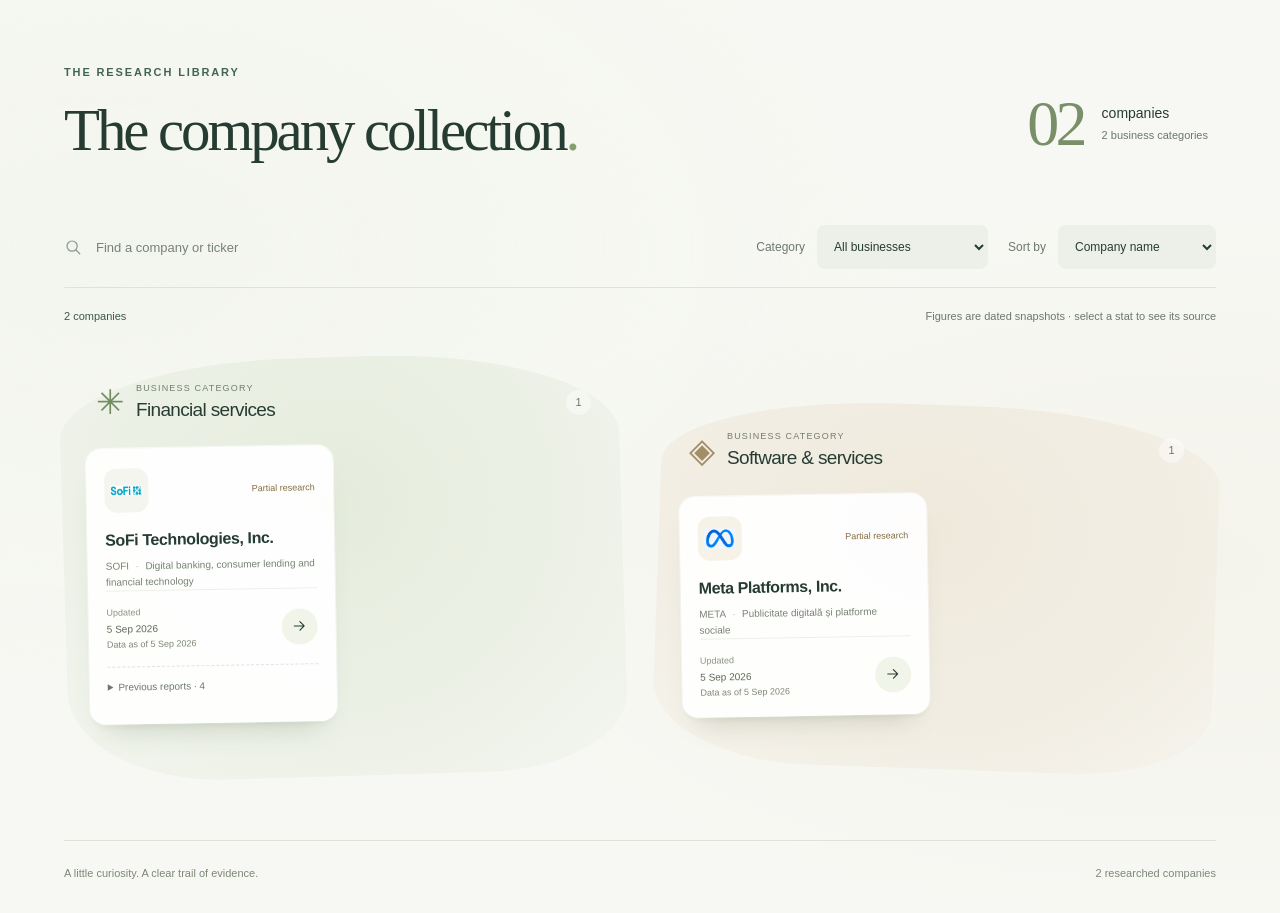
<file: index.html>
<!doctype html><html lang="en"><head><meta charset="utf-8"><meta name="viewport" content="width=device-width, initial-scale=1"><meta name="referrer" content="no-referrer"><meta name="description" content="A personal library of sourced company research, grouped by business category."><title>The company collection</title><style>:root{--paper:#f7f8f3;--ink:#263c32;--muted:#6b786f;--accent:#42664d;--line:#dde3d8;font-family:"Segoe UI",Arial,sans-serif;color:var(--ink);background:var(--paper);font-synthesis:none;line-height:1.5}
*{box-sizing:border-box}body{margin:0;background:radial-gradient(ellipse at 8% 27%,#eaf0e350,transparent 47%),radial-gradient(ellipse at 92% 62%,#f0ebde60,transparent 43%)}[hidden]{display:none!important}a{color:inherit;text-decoration:none}button,input,select{font:inherit;color:inherit}button,select{cursor:pointer}button{border:1px solid var(--line);border-radius:8px;background:#fff;padding:11px 18px}a:focus-visible,button:focus-visible,input:focus-visible,select:focus-visible,summary:focus-visible{outline:3px solid #8c6947;outline-offset:5px}h1,h2,h3,p{margin:0}h1,h2,h3{text-wrap:balance}svg{display:block;fill:none;stroke:currentColor;stroke-width:1.6;stroke-linecap:round;stroke-linejoin:round}.page-shell{max-width:1512px;padding:0 64px;margin:auto}.masthead{height:92px;display:flex;align-items:center;justify-content:space-between;border-bottom:1px solid var(--line)}.wordmark{display:inline-flex;gap:12px;align-items:center;font-size:14px;font-weight:600;letter-spacing:-.02em}.masthead-note{font-size:12px;color:var(--muted)}.collection-mark{position:relative;width:28px;height:28px}.collection-mark i{position:absolute;width:14px;height:14px;border:1.5px solid var(--accent);border-radius:5px;transform:rotate(-12deg)}.collection-mark i:nth-child(1){left:1px;top:3px}.collection-mark i:nth-child(2){left:13px;top:6px;transform:rotate(16deg);background:var(--paper)}.collection-mark i:nth-child(3){left:7px;top:16px;width:9px;height:9px;background:#66875c;border:0}.library-intro{display:flex;gap:40px;align-items:flex-end;justify-content:space-between;padding:64px 0 32px}.eyebrow{font-size:11px;text-transform:uppercase;letter-spacing:.17em;color:var(--accent);font-weight:600;margin-bottom:18px}h1{font-family:Georgia,"Times New Roman",serif;font-size:clamp(2.4rem,4.6vw,4.3rem);font-weight:400;line-height:1.07;letter-spacing:-.052em;max-width:18ch}.heading-dot{color:#879e71}.intro-copy{font-size:14px;color:var(--muted);line-height:1.8;margin-top:20px}.collection-tally{display:flex;align-items:center;gap:18px;padding:0 8px 5px;flex-shrink:0}.collection-tally>span{font-family:Georgia,serif;font-size:64px;line-height:1;font-weight:400;letter-spacing:-.06em;color:#788f67}.collection-tally>div{font-size:14px}.collection-tally small{color:var(--muted);font-size:11px;line-height:2}.demo-note{font-size:11px;color:#706e58;margin:2px 0 12px;border-left:2px solid #c9c5aa;padding-left:10px;max-width:90ch}.gallery-link{display:inline-block;color:var(--accent);font-size:12px;border-bottom:1px solid #bbc9b3;margin-bottom:12px}.toolbar{display:flex;align-items:center;gap:20px;padding:18px 0;border-bottom:1px solid var(--line);margin-top:14px}.search-field{display:flex;align-items:center;gap:12px;margin-right:auto;min-width:180px;flex:1}.search-field svg{width:18px;height:18px;color:#8b9987;flex-shrink:0}.search-field input{width:100%;border:0;background:transparent;min-height:44px;font-size:13px;min-width:0}.search-field input::placeholder{color:#778372}.select-field{display:flex;align-items:center;gap:12px;font-size:12px}.select-field>span{color:var(--muted);white-space:nowrap}.select-field select{max-width:220px;background:#edf0e8;border:1px solid transparent;border-radius:8px;padding:11px 30px 11px 12px;font-size:12px;min-height:44px}.select-field select:hover{border-color:#cbd6c3}.collection-meta{display:flex;justify-content:space-between;gap:16px;font-size:11px;color:var(--muted);padding:20px 0 10px}.collection-meta p:first-child{color:#3d5745}.cluster-grid{display:grid;grid-template-columns:repeat(2,minmax(0,1fr));gap:38px 34px;align-items:start;padding:22px 0 64px}.cluster{position:relative;min-width:0;padding:25px 24px 32px;isolation:isolate;scroll-margin-top:24px}.cluster::before{content:"";position:absolute;z-index:-1;inset:0;border-radius:42% 44% 25% 28% / 18% 20% 18% 22%;background:radial-gradient(ellipse at 48% 35%,#e5ecdc 0%,#edf1e7 64%,#eff3e960 100%);transform:rotate(-1.7deg)}.cluster.tone-1::before{background:radial-gradient(ellipse at 48% 35%,#efe9dc 0%,#f2eee4 64%,#f4f0e660 100%);transform:rotate(2deg)}.cluster.tone-2::before{background:radial-gradient(ellipse at 48% 35%,#e1eae5 0%,#edf2ed 64%,#edf2ec60 100%);transform:rotate(-.7deg)}.cluster:nth-child(even){margin-top:48px}.cluster:last-child:nth-child(odd){grid-column:1/-1;max-width:880px;width:100%;justify-self:center;margin-top:8px}.cluster-heading{display:flex;align-items:center;gap:12px;margin:0 8px 24px}.cluster-symbol{font-family:Georgia,serif;color:#728c60;font-size:34px;line-height:1;flex-shrink:0}.tone-1 .cluster-symbol{color:#a28d67}.tone-2 .cluster-symbol{color:#77968b}.cluster-kicker{text-transform:uppercase;letter-spacing:.13em;color:#72806a;font-size:9px;margin-bottom:3px}h2{font-size:19px;font-weight:500;letter-spacing:-.035em;line-height:1.3}.cluster-count{font-size:11px;color:#697862;background:#ffffff70;min-width:25px;height:25px;border-radius:50%;display:grid;place-items:center;margin-left:auto}.cluster-cards{display:grid;grid-template-columns:repeat(2,minmax(0,1fr));gap:24px 18px;align-items:start;padding:0 0 20px}.company-card{position:relative;min-width:0;background:#ffffffed;border-radius:16px;padding:20px 18px 17px;box-shadow:0 4px 7px -5px #50644130,0 19px 29px -17px #50644142,0 0 0 1px #ffffffa6;transform:translateY(var(--offset,0)) rotate(var(--tilt,-1deg));transition:transform .24s ease,box-shadow .24s ease}.company-card:nth-child(4n+2){--offset:21px;--tilt:1.4deg}.company-card:nth-child(4n+3){--offset:3px;--tilt:.6deg}.company-card:nth-child(4n+4){--offset:26px;--tilt:-.9deg}.card-top{display:flex;align-items:center;justify-content:space-between;gap:8px;margin-bottom:18px}.brand-mark{width:44px;height:44px;border-radius:12px;display:grid;place-items:center;background:#f3f5ee;flex:0 0 auto}.brand-mark img{max-width:32px;max-height:32px;width:auto;height:auto;object-fit:contain}.monogram{font-family:Georgia,serif;font-size:20px;letter-spacing:-.07em;font-weight:400;color:#44664a}.tone-1 .brand-mark{background:#f7f2e7}.tone-1 .monogram{color:#847149}.tone-2 .brand-mark{background:#edf4ef}.tone-2 .monogram{color:#496f66}.card-status{font-size:9px;color:#7a8575;max-width:90px;text-align:right;line-height:1.4}.card-status.partial{color:#856b3f}.company-title{display:block;min-width:0}.company-title h3{font-size:16px;line-height:1.3;font-weight:600;letter-spacing:-.025em;overflow-wrap:anywhere}.company-title>span{display:block;color:#778373;font-size:10px;line-height:1.6;margin-top:7px;overflow-wrap:anywhere}.company-title i{font-style:normal;margin:0 4px;color:#b2b9ab}.company-title:hover h3{color:#597a42}.card-metrics{display:grid;grid-template-columns:repeat(2,minmax(0,1fr));gap:15px 12px;margin:22px 0 20px}.card-stat{display:block;min-width:0;position:relative;border-radius:4px}.card-stat:first-child:nth-last-child(3){grid-column:1/-1}.card-stat dt{font-size:10px;color:#788572;line-height:1.4;margin-bottom:5px}.card-stat dd{margin:0;font-size:20px;font-variant-numeric:tabular-nums;letter-spacing:-.045em;font-weight:500;line-height:1.3;overflow-wrap:anywhere}.card-stat small{font-size:9px;color:#818b7b;display:block;margin-top:3px}.card-stat dd span{font-size:11px;color:#9caf8d;margin-left:4px;display:inline-block;vertical-align:top;opacity:0;transition:opacity .2s}.card-stat:hover dd span,.card-stat:focus-within dd span{opacity:1}.card-stat:hover dd{color:#597a42}.card-footer{display:flex;justify-content:space-between;gap:10px;align-items:center;border-top:1px solid #edf0e8;padding-top:14px}.card-footer>div{font-size:10px;line-height:1.7}.card-footer>div>span{color:#8a9482;display:block;font-size:9px}.card-footer time{display:block;font-variant-numeric:tabular-nums;color:#5b6c55}.card-footer small{display:block;font-size:9px;color:#7d8874}.open-report{display:grid;place-items:center;width:36px;height:36px;flex-shrink:0;border-radius:50%;background:#f0f4e9;transition:background .2s,transform .2s}.open-report svg{width:17px;height:17px}.open-report:hover{background:#e2ebd7;transform:translateX(2px)}.versions{font-size:10px;color:var(--muted);margin-top:14px;padding-top:12px;border-top:1px dashed #e0e5da}.versions summary{cursor:pointer;min-height:28px}.versions ul{padding-left:16px;line-height:2}.versions a{text-decoration:underline;text-underline-offset:3px}.empty-state{text-align:center;padding:70px 20px;max-width:560px;margin:auto;color:var(--muted)}.empty-state>span{font-size:60px;color:#9aae85}.empty-state h2{font-family:Georgia,serif;font-size:28px;color:var(--ink);margin-bottom:12px}.empty-state p{font-size:14px;line-height:1.8;margin-bottom:18px}.library-footer{border-top:1px solid var(--line);padding:24px 0 32px;display:flex;justify-content:space-between;gap:16px;font-size:11px;color:#7d8876}.skip-link{position:absolute;clip-path:inset(50%);width:1px;height:1px;overflow:hidden}.skip-link:focus{clip-path:none;width:auto;height:auto;left:16px;top:12px;padding:12px;background:white;z-index:10}
@media(hover:hover) and (prefers-reduced-motion:no-preference){.company-card:hover,.company-card:focus-within{transform:translateY(calc(var(--offset,0px) - 5px)) rotate(0);box-shadow:0 5px 10px -5px #50644128,0 25px 35px -18px #50644155,0 0 0 1px #ffffff}.open-report:active{transform:translateX(1px) scale(.95)}}
@media(min-width:1360px){.cluster:last-child:nth-child(odd) .cluster-cards{grid-template-columns:repeat(3,minmax(0,1fr))}.cluster:last-child:nth-child(odd) .cluster-cards:has(>.company-card:only-child){grid-template-columns:minmax(0,270px);justify-content:center}.cluster:last-child:nth-child(odd) .cluster-cards:has(>.company-card:first-child:nth-last-child(2)){grid-template-columns:repeat(2,minmax(0,280px));justify-content:center}}
@media(max-width:1199px){.page-shell{padding:0 36px}.cluster-grid{gap:28px 20px}.cluster{padding:24px 18px 28px}.cluster-cards{grid-template-columns:minmax(0,1fr);max-width:330px;margin:auto;gap:24px}.company-card:nth-child(n){--offset:0px;--tilt:-.8deg}.company-card:nth-child(even){--tilt:1deg}.cluster:last-child:nth-child(odd) .cluster-cards{grid-template-columns:repeat(2,minmax(0,1fr));max-width:none}.card-metrics{grid-template-columns:repeat(3,minmax(0,1fr))}.card-stat:first-child:nth-last-child(3){grid-column:auto}.card-stat dd{font-size:19px}}
@media(max-width:820px){.page-shell{padding:0 24px}.library-intro{padding-top:42px;gap:24px}.collection-tally>span{font-size:45px}.collection-tally{gap:12px}.collection-tally>div{font-size:12px}.collection-tally small{font-size:10px}.toolbar{flex-wrap:wrap;gap:12px}.search-field{flex-basis:100%;border-bottom:1px solid var(--line);padding-bottom:6px}.select-field{flex:1}.select-field select{max-width:100%;width:100%;min-width:0}.select-field>span{font-size:10px}.cluster-grid{gap:20px 12px}.cluster{padding:20px 12px 25px}.cluster-heading{margin-left:5px;margin-right:5px;gap:8px}h2{font-size:17px}.cluster-symbol{font-size:28px}.company-card{padding:18px 16px}.card-metrics{grid-template-columns:repeat(2,minmax(0,1fr))}.card-stat:first-child:nth-last-child(3){grid-column:1/-1}.collection-meta{align-items:start}.collection-meta p:last-child{max-width:34ch;text-align:right}.cluster-count{min-width:21px;height:21px}}
@media(max-width:599px){.page-shell{padding:0 20px}.masthead{height:74px}.masthead-note{display:none}.library-intro{display:block;padding:36px 0 22px}h1{font-size:43px;max-width:13ch;line-height:1.03}.eyebrow{font-size:10px;margin-bottom:14px}.intro-copy{font-size:12px;line-height:1.8;margin-top:18px}.collection-tally{padding:0;margin-top:23px;gap:10px;align-items:baseline}.collection-tally>span{font-size:25px}.collection-tally>div{display:flex;align-items:baseline;gap:9px;font-size:11px}.collection-tally br{display:none}.collection-tally small{font-size:10px}.demo-note{font-size:10px;line-height:1.65}.toolbar{margin-top:7px;padding-top:4px}.select-field{display:block}.select-field>span{display:block;margin-bottom:6px}.select-field select{font-size:11px;padding-left:10px}.collection-meta{font-size:10px;gap:15px;padding-top:17px}.collection-meta p:last-child{max-width:26ch}.cluster-grid{display:block;padding-top:24px;padding-bottom:26px}.cluster:nth-child(n){margin:0 0 34px;padding:24px 17px 28px;max-width:none}.cluster::before{border-radius:34% 40% 26% 24% / 10% 13% 10% 11%}.cluster-heading{margin:0 4px 24px;gap:12px}.cluster-kicker{font-size:9px}.cluster-symbol{font-size:34px}h2{font-size:21px}.cluster-count{min-width:25px;height:25px;font-size:11px}.cluster-cards,.cluster:last-child:nth-child(odd) .cluster-cards{display:grid;grid-template-columns:minmax(0,1fr);gap:23px;max-width:340px;padding-bottom:8px}.company-card{padding:21px 20px 18px}.company-card:nth-child(n){--offset:0px;--tilt:-.7deg}.company-card:nth-child(even){--tilt:.8deg}.company-title h3{font-size:18px}.company-title>span{font-size:11px}.card-status{font-size:10px}.card-top{margin-bottom:16px}.brand-mark{width:44px;height:44px}.card-metrics{grid-template-columns:repeat(3,minmax(0,1fr));gap:12px;margin-top:22px;margin-bottom:20px}.card-stat:first-child:nth-last-child(3){grid-column:auto}.card-stat dt{font-size:10px}.card-stat dd{font-size:20px}.card-stat dd span{display:none}.card-stat small{font-size:9px;line-height:1.5}.card-stat dd a{display:inline-block;min-height:32px}.card-footer time{font-size:11px}.open-report{width:44px;height:44px}.library-footer{flex-direction:column;font-size:10px;gap:8px}.versions summary{min-height:40px;display:flex;align-items:center}.versions a{display:inline-block;min-height:36px;padding:8px 0}}
@media(max-width:359px){.page-shell{padding:0 15px}h1{font-size:37px}.cluster:nth-child(n){padding:22px 13px 26px}.company-card{padding:18px 17px}.card-metrics{grid-template-columns:repeat(2,minmax(0,1fr))}.card-stat:first-child:nth-last-child(3){grid-column:1/-1}.collection-tally small{font-size:9px}}
@media(prefers-reduced-motion:reduce){*,*::before{transition:none!important;animation:none!important;scroll-behavior:auto!important}.company-card:nth-child(n){transform:none}.open-report:hover{transform:none}}
</style></head><body><a class="skip-link" href="#collection">Skip to companies</a><div class="page-shell"><div class="library-intro"><div><p class="eyebrow">The research library</p><h1>The company collection<span class="heading-dot">.</span></h1></div><div class="collection-tally"><span>02</span><div>companies<br><small>2 business categories</small></div></div></div><div class="toolbar" hidden><label class="search-field"><svg viewBox="0 0 24 24" aria-hidden="true"><circle cx="10.8" cy="10.8" r="6.8"/><path d="m16 16 5 5"/></svg><input id="company-search" type="search" placeholder="Find a company or ticker" aria-label="Find a company or ticker"></label><label class="select-field"><span>Category</span><select id="category-filter"><option value="">All businesses</option><option value="Financial services">Financial services</option><option value="Software &amp; services">Software &amp; services</option></select></label><label class="select-field"><span>Sort by</span><select id="sort-order"><option value="name">Company name</option><option value="updated">Recently updated</option></select></label></div><div class="collection-meta"><p id="result-count" role="status" aria-live="polite" data-label="companies shown">2 companies</p><p>Figures are dated snapshots · select a stat to see its source</p></div><main id="collection"><div class="cluster-grid"><section class="cluster tone-0" data-category="Financial services" aria-labelledby="cluster-0"><header class="cluster-heading"><span class="cluster-symbol" aria-hidden="true">✳</span><div><p class="cluster-kicker">Business category</p><h2 id="cluster-0">Financial services</h2></div><span class="cluster-count">1</span></header><div class="cluster-cards"><article class="company-card" data-name="sofi technologies, inc. sofi digital banking, consumer lending and financial technology financial services" data-date="2026-09-05T17:38:06+03:00" data-company="SoFi Technologies, Inc."><div class="card-top"><div class="brand-mark"><img src="[data-uri]" alt="SoFi Technologies, Inc. logo" width="48" height="48"></div><span class="card-status partial">Partial research</span></div><a class="company-title" href="reports/sofi-fc8c2ec86eea9a8e/2026-09-05-8546f4ec1188b009/report.html"><h3>SoFi Technologies, Inc.</h3><span>SOFI <i>·</i> Digital banking, consumer lending and financial technology</span></a><footer class="card-footer"><div><span>Updated</span><time datetime="2026-09-05T17:38:06+03:00" title="2026-09-05T17:38:06+03:00">5 Sep 2026</time><small>Data as of 5 Sep 2026</small></div><a class="open-report" href="reports/sofi-fc8c2ec86eea9a8e/2026-09-05-8546f4ec1188b009/report.html" aria-label="Open report for SoFi Technologies, Inc."><svg viewBox="0 0 24 24" aria-hidden="true"><path d="M5 12h14m-6-6 6 6-6 6"/></svg></a></footer><details class="versions"><summary>Previous reports · 4</summary><ul><li><a href="reports/sofi-fc8c2ec86eea9a8e/2026-09-05-2444a90c0f22b684/report.html">5 Sep 2026 · 17:38:06+03:00</a></li><li><a href="reports/sofi-fc8c2ec86eea9a8e/2026-09-05-d4c3483b4aa32285/report.html">5 Sep 2026 · 17:38:06+03:00</a></li><li><a href="reports/sofi-fc8c2ec86eea9a8e/2026-09-05-11aaa94b33502b17/report.html">5 Sep 2026 · 17:35:55+03:00</a></li><li><a href="reports/sofi-fc8c2ec86eea9a8e/2026-09-05-7edc0a6c2bb156d8/report.html">5 Sep 2026 · 17:26:01+03:00</a></li></ul></details></article></div></section><section class="cluster tone-1" data-category="Software &amp; services" aria-labelledby="cluster-1"><header class="cluster-heading"><span class="cluster-symbol" aria-hidden="true">◈</span><div><p class="cluster-kicker">Business category</p><h2 id="cluster-1">Software &amp; services</h2></div><span class="cluster-count">1</span></header><div class="cluster-cards"><article class="company-card" data-name="meta platforms, inc. meta publicitate digitală și platforme sociale software &amp; services" data-date="2026-09-05T21:52:02+03:00" data-company="Meta Platforms, Inc."><div class="card-top"><div class="brand-mark"><img src="[data-uri]" alt="Meta Platforms, Inc. logo" width="48" height="48"></div><span class="card-status partial">Partial research</span></div><a class="company-title" href="reports/meta-dd813908e2d1dfd7/2026-09-05-d1e98e5d3e676ba4/report.html"><h3>Meta Platforms, Inc.</h3><span>META <i>·</i> Publicitate digitală și platforme sociale</span></a><footer class="card-footer"><div><span>Updated</span><time datetime="2026-09-05T21:52:02+03:00" title="2026-09-05T21:52:02+03:00">5 Sep 2026</time><small>Data as of 5 Sep 2026</small></div><a class="open-report" href="reports/meta-dd813908e2d1dfd7/2026-09-05-d1e98e5d3e676ba4/report.html" aria-label="Open report for Meta Platforms, Inc."><svg viewBox="0 0 24 24" aria-hidden="true"><path d="M5 12h14m-6-6 6 6-6 6"/></svg></a></footer></article></div></section></div><div id="no-results" class="empty-state" hidden><h2>No companies found.</h2><p>Try a different name, ticker, or business category.</p><button id="reset-filters" type="button">Clear filters</button></div></main><footer class="library-footer"><span>A little curiosity. A clear trail of evidence.</span><span>2 researched companies</span></footer></div><script>(() => {
  'use strict';
  const toolbar = document.querySelector('.toolbar');
  const search = document.querySelector('#company-search');
  const category = document.querySelector('#category-filter');
  const sort = document.querySelector('#sort-order');
  const groups = [...document.querySelectorAll('.cluster')];
  const counter = document.querySelector('#result-count');
  const normalize = value => value.normalize('NFD').replace(/[\u0300-\u036f]/g, '').toLocaleLowerCase();
  const update = () => {
    const query = normalize(search.value.trim());
    let count = 0;
    for (const group of groups) {
      const cards = [...group.querySelectorAll('.company-card')];
      cards.sort((a, b) => sort.value === 'updated'
        ? Date.parse(b.dataset.date) - Date.parse(a.dataset.date) || a.dataset.company.localeCompare(b.dataset.company)
        : a.dataset.company.localeCompare(b.dataset.company));
      let visible = 0;
      for (const card of cards) {
        card.hidden = !(normalize(card.dataset.name).includes(query) && (!category.value || category.value === group.dataset.category));
        if (!card.hidden) visible++;
        group.querySelector('.cluster-cards').appendChild(card);
      }
      group.hidden = visible === 0;
      group.querySelector('.cluster-count').textContent = visible;
      count += visible;
    }
    counter.textContent = `${count} ${counter.dataset.label}`;
    document.querySelector('#no-results').hidden = count !== 0 || groups.length === 0;
  };
  search.addEventListener('input', update);
  category.addEventListener('change', update);
  sort.addEventListener('change', update);
  document.querySelector('#reset-filters').addEventListener('click', () => {
    search.value = ''; category.value = ''; sort.value = 'name'; update(); search.focus();
  });
  toolbar.hidden = groups.length === 0;
})();
</script></body></html>
</file>
